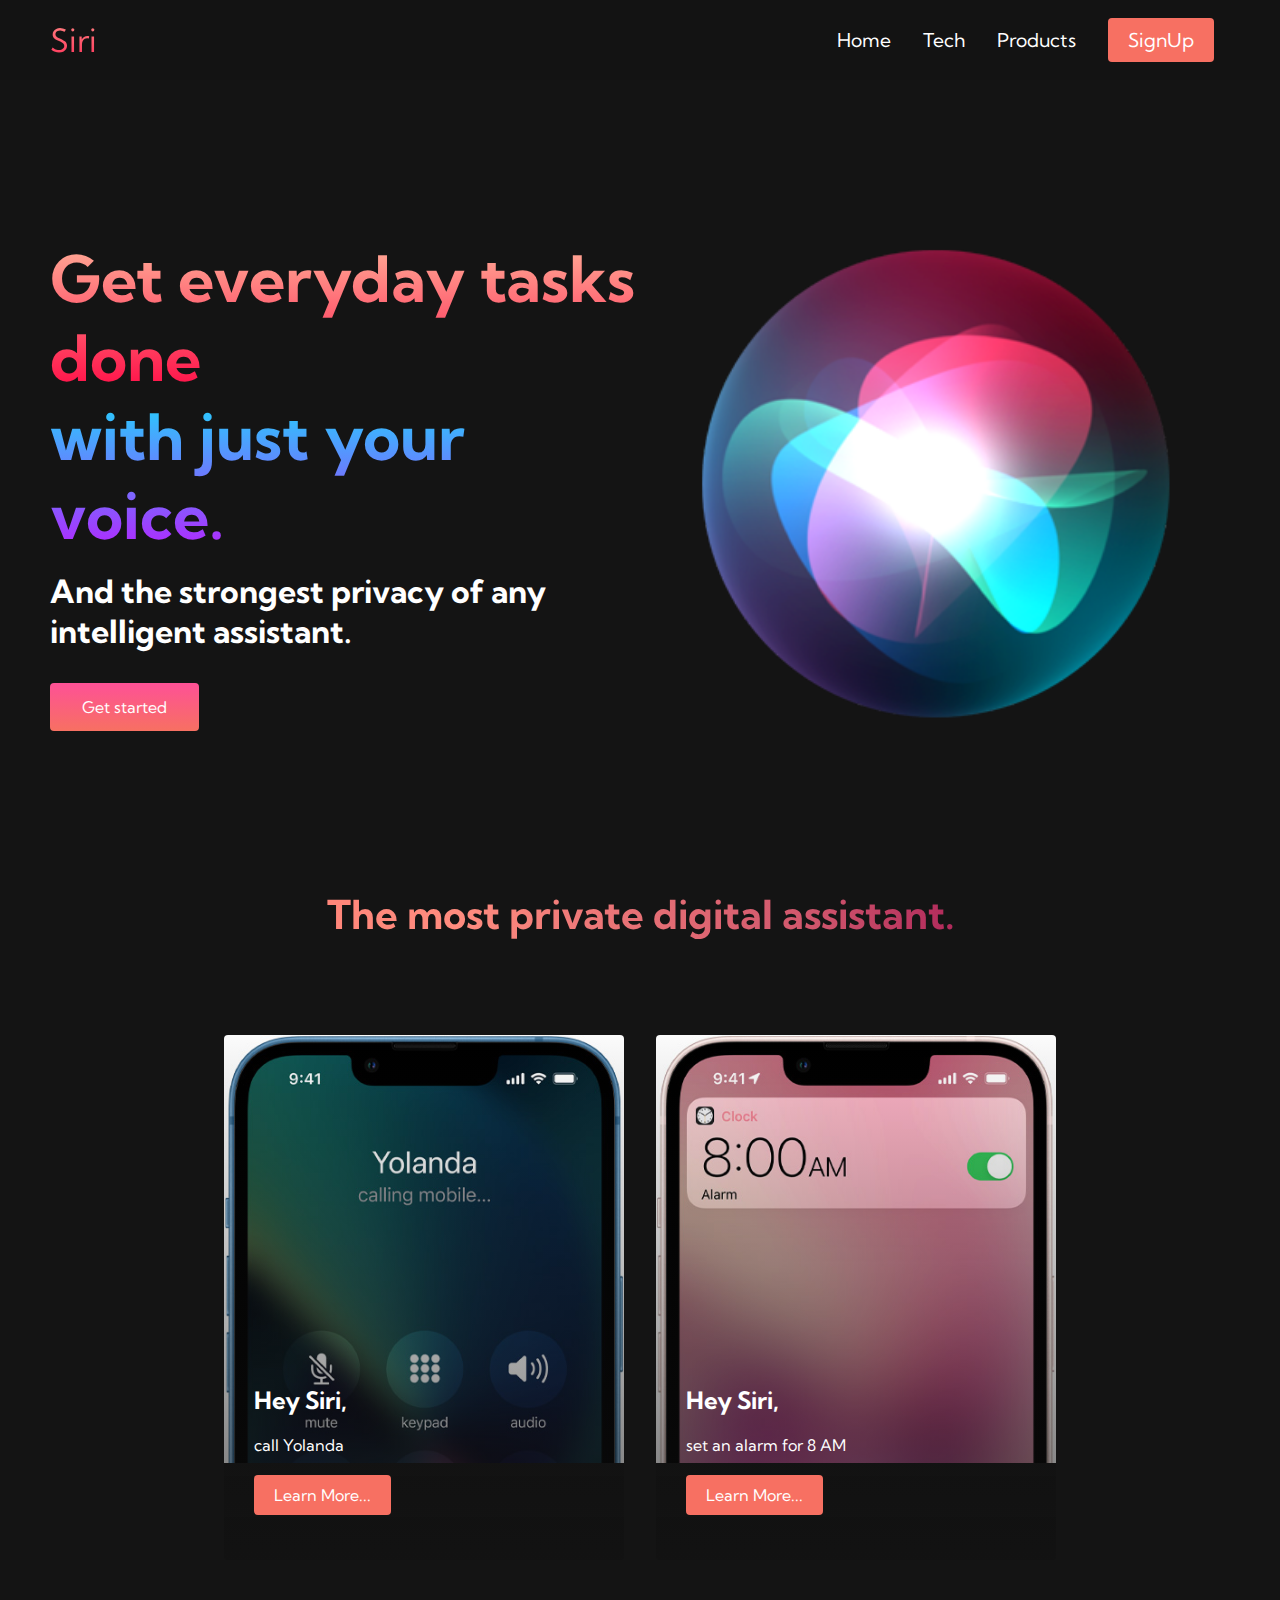
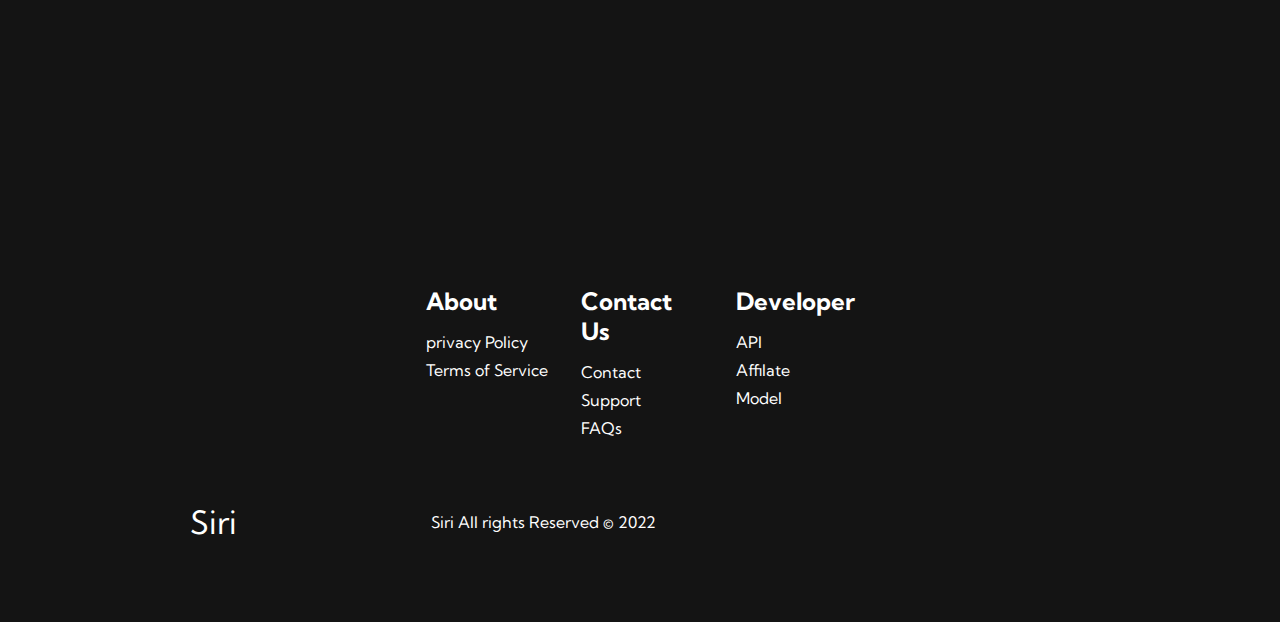
<file: index.html>
<!DOCTYPE html>
<html lang="en">

<head>
    <meta charset="UTF-8">
    <meta name="viewport" content="width=device-width, initial-scale=1.0">
    <title>siri</title>
    <link rel="stylesheet" href="style.css">
    <link rel="stylesheet" href="https://use.fontawesome.com/releases/v5.15.2/css/all.css" integrity="sha384-vSIIfh2YWi9wW0r9iZe7RJPrKwp6bG+s9QZMoITbCckVJqGCCRhc+ccxNcdpHuYu" crossorigin="anonymous">

    <link href="https://fonts.googleapis.com/css2?family=Kumbh+Sans:wght@400;700&display=swap" rel="stylesheet">

</head>

<body>
    <!--NAvBAR SECTION-->
    <nav class="navbar">
        <div class="navbar-container">
            <a href="/" id="navbar-logo"> <i class="fab fa-apple"></i> Siri</a>
            <div class="navbar-toggle" id="mobile-menu">
                <span class="bar"></span>
                <span class="bar"></span>
                <span class="bar"></span>
            </div>


            <ul class="navbar-menu">
                <li class="navbar-item">
                    <a href="#" class="navbar-links">Home</a>
                </li>
                <li class="navbar-item">
                    <a href="tech.html" class="navbar-links">Tech</a>
                </li>
                <li class="navbar-item">
                    <a href="#" class="navbar-links">Products</a>
                </li>
                <li class="navbar-btn">
                    <a href="#" class="button">SignUp</a>
                </li>
            </ul>

        </div>
    </nav>

    <!--HERO SECTION-->
    <div class="main">
        <div class="main-container">
            <div class="main-content">
                <h1>Get everyday tasks done</h1>
                <h2>with just your voice.</h2>
                <p>And the strongest privacy of any intelligent assistant.</p>
                <button class="main-btn"> <a href="/"> Get started</a></button>
            </div>
            <div class="main-img-container">
                <img src="images/siri-01.png" alt="pic" id="main-img">
            </div>
        </div>
    </div>
    <!--Services section-->
    <div class="services">
        <h1>The most private digital assistant.</h1>
        <div class="services-container">
            <div class="services-card">
                <h2>Hey Siri, </h2>
                <p>call Yolanda</p>
                <button>Learn More...</button>
            </div>
            <div class="services-card">
                <h2>Hey Siri,</h2>
                <p>set an alarm for 8 AM</p>
                <button>Learn More...</button>
            </div>
        </div>
    </div>
    <!--Footer section-->
    <div class="footer-container">
        <div class="footer-links">
            <div class="footer-link-wrapper">
                <div class="footer-link-items">
                    <h2>About</h2>
                    <a href="/">privacy Policy</a>
                    <a href="/">Terms of Service</a>
                </div>
                <div class="footer-link-items">
                    <h2>Contact Us</h2>
                    <a href="/">Contact</a>
                    <a href="/">Support</a>
                    <a href="/">FAQs</a>
                </div>
            </div>
            <div class="footer-link-wrapper">
                <div class="footer-link-items">
                    <h2>Developer</h2>
                    <a href="/">API</a>
                    <a href="/">Affilate</a>
                    <a href="/">Model</a>
                </div>
            </div>
        </div>
        <div class="social-media">
            <div class="social-media-wrap">
                <div class="footer-logo">
                    <a href="/" id="footer-logo"><i class="fab fa-apple"></i>Siri</a>
                </div>
                <p class="website-right">Siri All rights Reserved &copy; 2022</p>
                <div class="social-icons">
                    <a href="/" class="socials-icon-link" target="_blank "><i class="fab fa-facebook"></i>
                    </a> <a href="/" class="socials-icon-link" target="_blank "><i class="fab fa-instagram"></i>
                    </a> <a href="/" class="socials-icon-link" target="_blank "><i class="fab fa-linkedin"></i>
                    </a> <a href="/" class="socials-icon-link" target="_blank "><i class="fab fa-youtube"></i>
                    </a> <a href="/" class="socials-icon-link" target="_blank "><i class="fab fa-twitter"></i>
                    </a>
                </div>
            </div>
        </div>
    </div>
    <script src="app.js"></script>
</body>

</html>
</file>
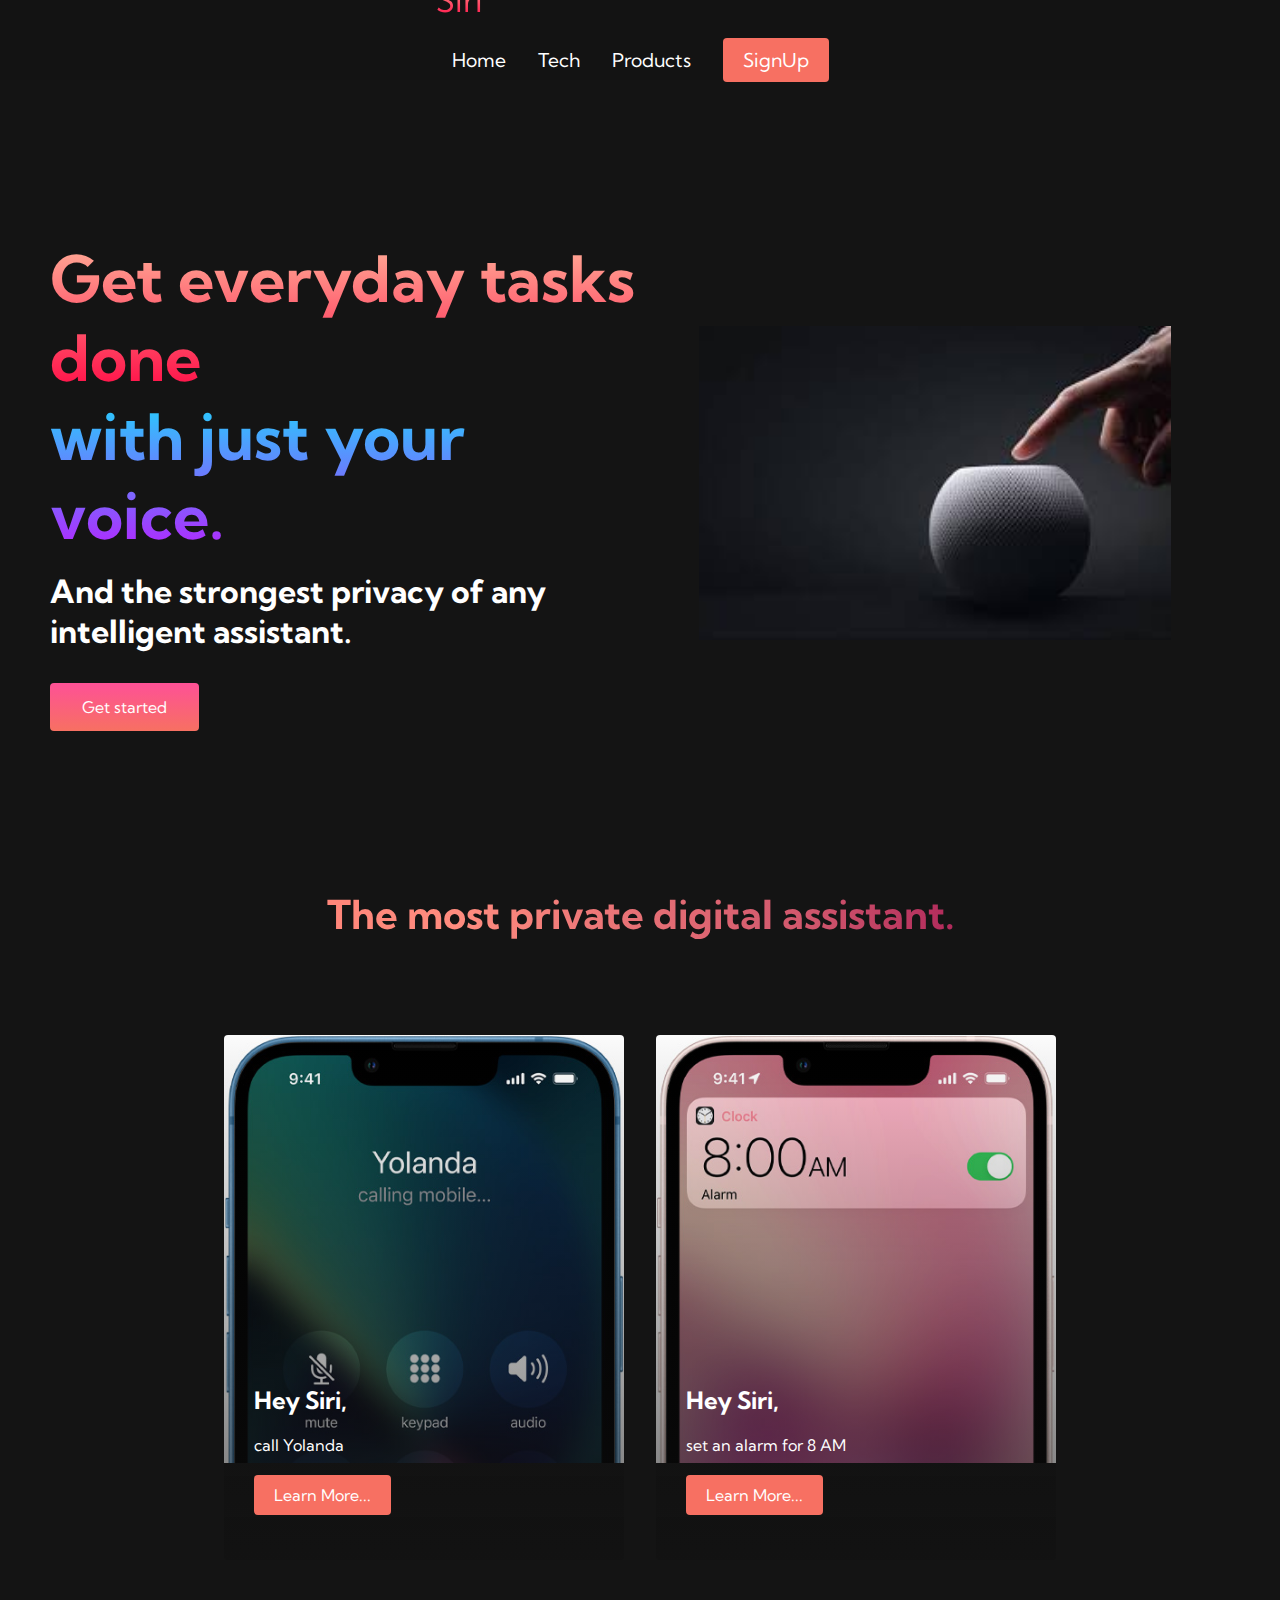
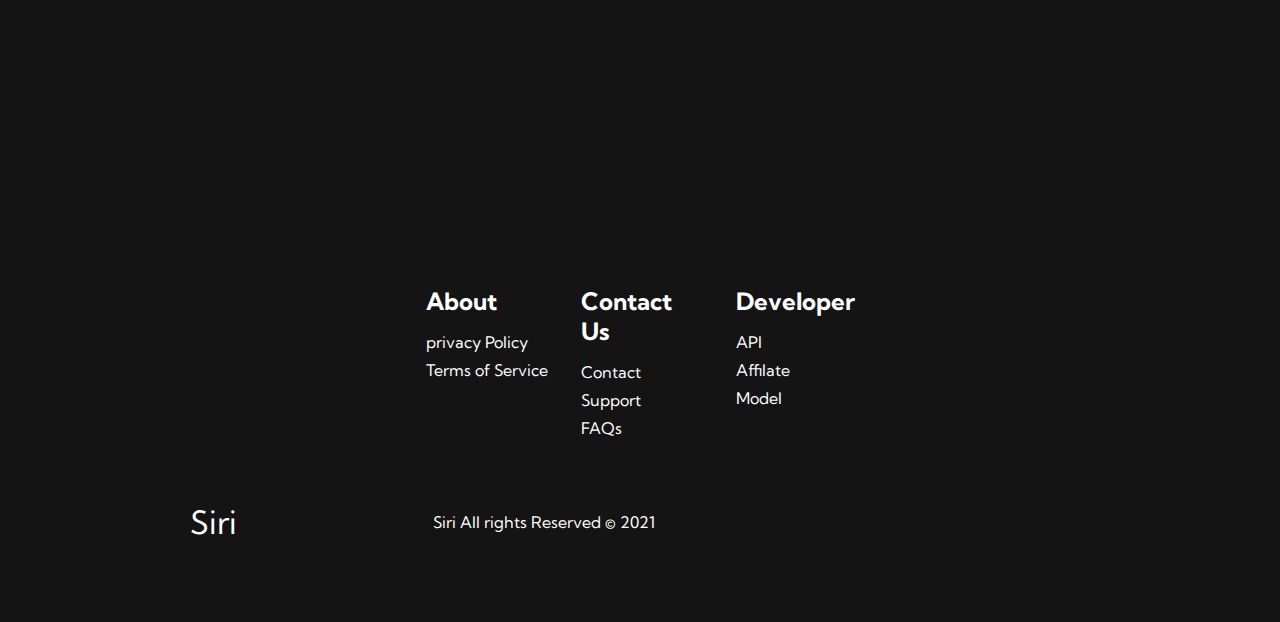
<file: tech.html>
<!DOCTYPE html>
<html lang="en">

<head>
    <meta charset="UTF-8">
    <meta name="viewport" content="width=device-width, initial-scale=1.0">
    <title>siri</title>
    <link rel="stylesheet" href="style.css">
    <link rel="stylesheet" href="https://use.fontawesome.com/releases/v5.15.2/css/all.css" integrity="sha384-vSIIfh2YWi9wW0r9iZe7RJPrKwp6bG+s9QZMoITbCckVJqGCCRhc+ccxNcdpHuYu" crossorigin="anonymous">

    <link href="https://fonts.googleapis.com/css2?family=Kumbh+Sans:wght@400;700&display=swap" rel="stylesheet">

</head>

<body>
    <!--NAvBAR SECTION-->
    <nav class="navbar">
        <div class="navarbar-container">
            <a href="/" id="navbar-logo"><i class="fab fa-apple"></i>  Siri</a>
            <div class="navbar-toggle" id="mobile-menu">
                <span class="bar"></span>
                <span class="bar"></span>
                <span class="bar"></span>
            </div>


            <ul class="navbar-menu">
                <li class="navbar-item">
                    <a href="index.html" class="navbar-links">Home</a>
                </li>
                <li class="navbar-item">
                    <a href="tech.html" class="navbar-links">Tech</a>
                </li>
                <li class="navbar-item">
                    <a href="#" class="navbar-links">Products</a>
                </li>
                <li class="navbar-btn">
                    <a href="#" class="button">SignUp</a>
                </li>
            </ul>

        </div>
    </nav>

    <!--HERO SECTION-->
    <div class="main">
        <div class="main-container">
            <div class="main-content">
                <h1>Get everyday tasks done</h1>
                <h2>with just your voice.</h2>
                <p>And the strongest privacy of any intelligent assistant.</p>
                <button class="main-btn"> <a href="/"> Get started</a></button>
            </div>
            <div class="main-img-container">
                <img src="images/spaker.jpg" alt="pic" id="main-img">
            </div>
        </div>
    </div>
    <!--Services section-->
    <div class="services">
        <h1>The most private digital assistant.</h1>
        <div class="services-container">
            <div class="services-card">
                <h2>Hey Siri, </h2>
                <p>call Yolanda</p>
                <button>Learn More...</button>
            </div>
            <div class="services-card">
                <h2>Hey Siri,</h2>
                <p>set an alarm for 8 AM</p>
                <button>Learn More...</button>
            </div>
        </div>
    </div>
    <!--Footer section-->
    <div class="footer-container">
        <div class="footer-links">
            <div class="footer-link-wrapper">
                <div class="footer-link-items">
                    <h2>About</h2>
                    <a href="/">privacy Policy</a>
                    <a href="/">Terms of Service</a>
                </div>
                <div class="footer-link-items">
                    <h2>Contact Us</h2>
                    <a href="/">Contact</a>
                    <a href="/">Support</a>
                    <a href="/">FAQs</a>
                </div>
            </div>
            <div class="footer-link-wrapper">
                <div class="footer-link-items">
                    <h2>Developer</h2>
                    <a href="/">API</a>
                    <a href="/">Affilate</a>
                    <a href="/">Model</a>

                </div>
            </div>
        </div>
        <div class="social-media">
            <div class="social-media-wrap">
                <div class="footer-logo">
                    <a href="/" id="footer-logo"><i class="fab fa-apple"></i>   Siri</a>
                </div>
                <p class="website-right">Siri All rights Reserved &copy; 2021</p>
                <div class="social-icons">
                    <a href="/" class="socials-icon-link" target="_blank "><i class="fab fa-facebook"></i>
                    </a> <a href="/" class="socials-icon-link" target="_blank "><i class="fab fa-instagram"></i>
                    </a> <a href="/" class="socials-icon-link" target="_blank "><i class="fab fa-linkedin"></i>
                    </a> <a href="/" class="socials-icon-link" target="_blank "><i class="fab fa-youtube"></i>
                    </a> <a href="/" class="socials-icon-link" target="_blank "><i class="fab fa-twitter"></i>
                    </a>
                </div>
            </div>
        </div>
    </div>
    <script src="app.js"></script>
</body>

</html>
</file>
<file: style.css>
@import url('https://fonts.googleapis.com/css2?family=Kumbh+Sans:wght@700&display=swap');
* {
    margin: 0;
    padding: 0;
    box-sizing: border-box;
    font-family: 'Kumbh Sans', sans-serif;
}

.navbar {
    background-color: #131313;
    height: 80px;
    display: flex;
    justify-content: center;
    align-items: center;
    font-size: 1.2rem;
    position: sticky;
    z-index: 999;
}

.navbar-container {
    display: flex;
    justify-content: space-between;
    height: 80px;
    z-index: 1;
    width: 100%;
    max-width: 1300px;
    margin: 0 auto;
    padding: 0 50px;
}

#navbar-logo {
    background: #ff8177;
    background-image: linear-gradient(to top, #ff0844 0%, #ffb199 100%);
    background-size: 100%;
    -moz-background-clip: text;
    -webkit-background-clip: text;
    -webkit-text-fill-color: transparent;
    -moz-text-fill-color: transparent;
    display: flex;
    align-items: center;
    cursor: pointer;
    text-decoration: none;
    font-size: 2rem;
}

.fa-gem {
    margin-right: 0.5rem;
}

.navbar-menu {
    display: flex;
    align-items: center;
    list-style: none;
}

.navbar-item {
    height: 80px
}

.navbar-links {
    color: #ffff;
    display: flex;
    align-items: center;
    justify-content: center;
    text-decoration: none;
    padding: 0 1rem;
    height: 100%;
}

.navbar-btn {
    display: flex;
    justify-content: center;
    align-items: center;
    padding: 0 1rem;
    width: 100%;
}

.button {
    display: flex;
    justify-content: center;
    align-items: center;
    text-decoration: none;
    padding: 10px 20px;
    height: 100%;
    width: 100%;
    border: none;
    outline: none;
    border-radius: 4px;
    background-color: #f77062;
    color: #fff;
}

.button:hover {
    background: #4837ff;
    transition: all 0.3s ease;
}

.navbar-links:hover {
    color: #f77062;
    transition: all 0.3s ease;
}

@media screen and (max-width: 960px) {
    .navbar-container {
        display: flex;
        justify-content: space-between;
        height: 80px;
        z-index: 1;
        width: 100%;
        max-width: 1300px;
        padding: 0;
    }
    .navbar-menu {
        display: grid;
        grid-template-columns: auto;
        margin: 0;
        width: 100%;
        position: absolute;
        top: -1000px;
        opacity: 0;
        transition: all 0.5s ease;
        height: 50vh;
        z-index: -1;
        background: #131313;
    }
    .navbar-menu.active {
        background: #131313;
        top: 100%;
        opacity: 1;
        transition: all 0.5 ease;
        z-index: 99;
        height: 50vh;
        font-size: 1.6rem;
    }
    #navbar-logo {
        padding-left: 25px;
    }
    .navbar-toggle .bar {
        width: 25px;
        height: 3px;
        margin: 5px auto;
        transition: all 0.3s ease-in-ou t;
        background: #fff;
    }
    .navbar-item {
        width: 100%;
    }
    .navbar-links {
        text-align: center;
        padding: 2rem;
        width: 100%;
        display: table;
    }
    #mobile-menu {
        position: absolute;
        top: 20%;
        right: 5%;
        transform: translate(5%, 20%);
    }
    .navbar-btn {
        padding-bottom: 2rem;
    }
    .button {
        display: flex;
        justify-content: center;
        align-items: center;
        width: 80%;
        height: 80px;
        margin: 0;
    }
    .navbar-toggle .bar {
        display: block;
        cursor: pointer;
    }
    #mobile-menu.is-active .bar:nth-child(2) {
        opacity: 0;
    }
    #mobile-menu.is-active .bar:nth-child(1) {
        transform: translateY(8px) rotate(45deg);
    }
    #mobile-menu.is-active .bar:nth-child(3) {
        transform: translateY(-8px) rotate(-45deg);
    }
}


/*hero section*/

.main {
    background: #141414;
}

.main-container {
    display: grid;
    grid-template-columns: 1fr 1fr;
    align-items: center;
    justify-self: center;
    margin: 0 auto;
    height: 90vh;
    background-color: #141414;
    z-index: 1;
    width: 100%;
    max-width: 1300px;
    padding: 0 50px;
}

.main-content h1 {
    font-size: 4rem;
    background: #ff8177;
    background-image: linear-gradient(to top, #ff0844 0%, #ffb199 100%);
    background-size: 100%;
    -moz-background-clip: text;
    -webkit-background-clip: text;
    -webkit-text-fill-color: transparent;
    -moz-text-fill-color: transparent;
}

.main-content h2 {
    font-size: 4rem;
    background: #ff8177;
    background-image: linear-gradient(to top, #b721ff 0%, #21d4fd 100%);
    background-size: 100%;
    -moz-background-clip: text;
    -webkit-background-clip: text;
    -webkit-text-fill-color: transparent;
    -moz-text-fill-color: transparent;
}

.main-content p {
    margin-top: 1rem;
    font-size: 2rem;
    font-weight: 700;
    color: #fff;
}

.main-btn {
    font-size: 1rem;
    background-image: linear-gradient(to top, #f77062 0%, #fe5196 100%);
    padding: 14px 32px;
    border: none;
    border-radius: 4px;
    color: #fff;
    margin-top: 2rem;
    cursor: pointer;
    position: relative;
    transition: all o.35s;
    outline: none;
}

.main-btn a {
    position: relative;
    z-index: 2;
    color: #fff;
    text-decoration: none;
}

.main-btn::after {
    position: absolute;
    content: '';
    top: 0;
    left: 0;
    width: 0;
    height: 100%;
    background: #4837ff;
    transition: all 0.35s;
    border-radius: 4px;
}

.main-btn:hover {
    color: #fff;
}

.main-btn:hover::after {
    width: 100%;
}

.main-img-container {
    text-align: center;
}

#main-img {
    height: 80%;
    width: 80%;
}


/* mobile responsive*/

@media screen and (max-width: 768px) {
    .main-container {
        display: grid;
        grid-template-columns: auto;
        align-items: center;
        width: 100%;
        margin: 0 auto;
        height: 90vh;
    }
    .main-content {
        text-align: center;
        margin-bottom: 4rem;
    }
    .main-content h1 {
        font-size: 2.5rem;
        margin-top: 2rem;
    }
    .main-content h2 {
        font-size: 3rem;
    }
    .main-content p {
        margin-top: 1rem;
        font-size: 1.5rem;
    }
}

@media screen and (max-width: 480px) {
    .main-content h1 {
        font-size: 2rem;
        margin-top: 3rem;
    }
    .main-content h2 {
        font-size: 3rem;
    }
    .main-content p {
        margin-top: 2rem;
        font-size: 1.5rem;
    }
    .main-btn {
        padding: 12px 36px;
        margin: 2.5rem 0;
    }
}


/* services section */

.services {
    background: #141414;
    display: flex;
    flex-direction: column;
    align-items: center;
    height: 100vh;
}

.services h1 {
    background: #ff8177;
    background-image: linear-gradient( to right, #ff8177 0%, #ff867a 0%, #ff8c7f 21%, #cf556c 78%, #b12a5b 100%);
    background-size: 100%;
    margin-bottom: 5rem;
    font-size: 2.5rem;
    -moz-background-clip: text;
    -webkit-background-clip: text;
    -webkit-text-fill-color: transparent;
    -moz-text-fill-color: transparent;
}

.services-container {
    display: flex;
    justify-content: center;
    flex-wrap: wrap;
}

.services-card {
    margin: 1rem;
    height: 525px;
    width: 400px;
    border-radius: 4px;
    background-image: linear-gradient(to bottom, rgba(0, 0, 0, 0) 0%, rgba(17, 17, 17, 0.6) 100%), url(./images/call.jpg);
    background-size: contain;
    position: relative;
    color: #fff;
    background-repeat: no-repeat;
}

.services-card:nth-child(2) {
    background-image: linear-gradient(to bottom, rgba(0, 0, 0, 0) 0%, rgba(17, 17, 17, 0.6) 100%), url(./images/alrerm.jpg);
}

.services h2 {
    position: absolute;
    top: 350px;
    left: 30px;
}

.services-card p {
    position: absolute;
    top: 400px;
    left: 30px;
}

.services-card button {
    color: #fff;
    padding: 10px 20px;
    border: none;
    outline: none;
    border-radius: 4px;
    background: #f77062;
    position: absolute;
    top: 440px;
    left: 30px;
    font-size: 1rem;
    cursor: pointer;
}

.services-card:hover {
    transform: scale(1.075);
    transition: 0.2s ease-in;
    cursor: pointer;
}

@media screen and (max-width: 960px) {
    .services {
        height: 1600px;
    }
    .services h1 {
        font-size: 2rem;
        margin-top: 12rem;
    }
}

@media screen and (max-width: 480px) {
    .services {
        height: 1400px;
    }
    .services h1 {
        font-size: 1.2rem;
    }
    .services-card {
        width: 300px;
    }
}


/*footer section*/

.footer-container {
    background: #141414;
    padding: 5rem 0px;
    display: flex;
    flex-direction: column;
    justify-content: center;
    align-items: center;
}

#footer-logo {
    color: #ffff;
    display: flex;
    align-items: center;
    cursor: pointer;
    text-decoration: none;
    font-size: 2rem;
}

.footer-links {
    width: 100%;
    max-width: 1000px;
    display: flex;
    justify-content: center;
}

.footer-link-wrapper {
    display: flex;
}

.footer-link-items {
    display: flex;
    flex-direction: column;
    align-items: flex-start;
    margin: 16px;
    text-align: left;
    width: 160%;
    box-sizing: border-box;
}

.footer-link-items h2 {
    margin-bottom: 16px;
}

.footer-link-items>h2 {
    color: #fff;
}

.footer-link-items a {
    color: #fff;
    text-decoration: none;
    margin-bottom: 0.5rem;
}

.footer-link-items a:hover {
    color: #e9e9e9;
    transition: 0.3s ease-out;
}


/*social icons*/

.socials-icon-link {
    color: #fff;
    font-size: 24px;
}

.social-media {
    max-width: 1000px;
    width: 100%;
}

.social-media-wrap {
    display: flex;
    justify-content: space-between;
    align-items: center;
    width: 90%;
    max-width: 1000px;
    margin: 40px auto 0 auto;
}

.social-icons {
    display: flex;
    justify-content: space-between;
    align-items: center;
    width: 240px;
}

.social-logo {
    color: #fff;
    justify-self: flex-start;
    margin-left: 20px;
    cursor: pointer;
    text-decoration: none;
    font-size: 2rem;
    display: flex;
    align-items: center;
    margin-bottom: 16px;
}

.website-right {
    color: #fff;
}

@media screen and (max-width: 820px) {
    .footer-links {
        padding-top: 2rem;
    }
    #footer-logo {
        margin-bottom: 2rem;
    }
    .website-right {
        margin-bottom: 2rem;
    }
    .footer-link-wrapper {
        flex-direction: column;
    }
    .social-media-wrap {
        flex-direction: column;
    }
}

@media screen and (max-width: 480px) {
    .footer-link-items {
        margin: 0;
        padding: 10px;
        width: 100%;
    }
}
</file>
